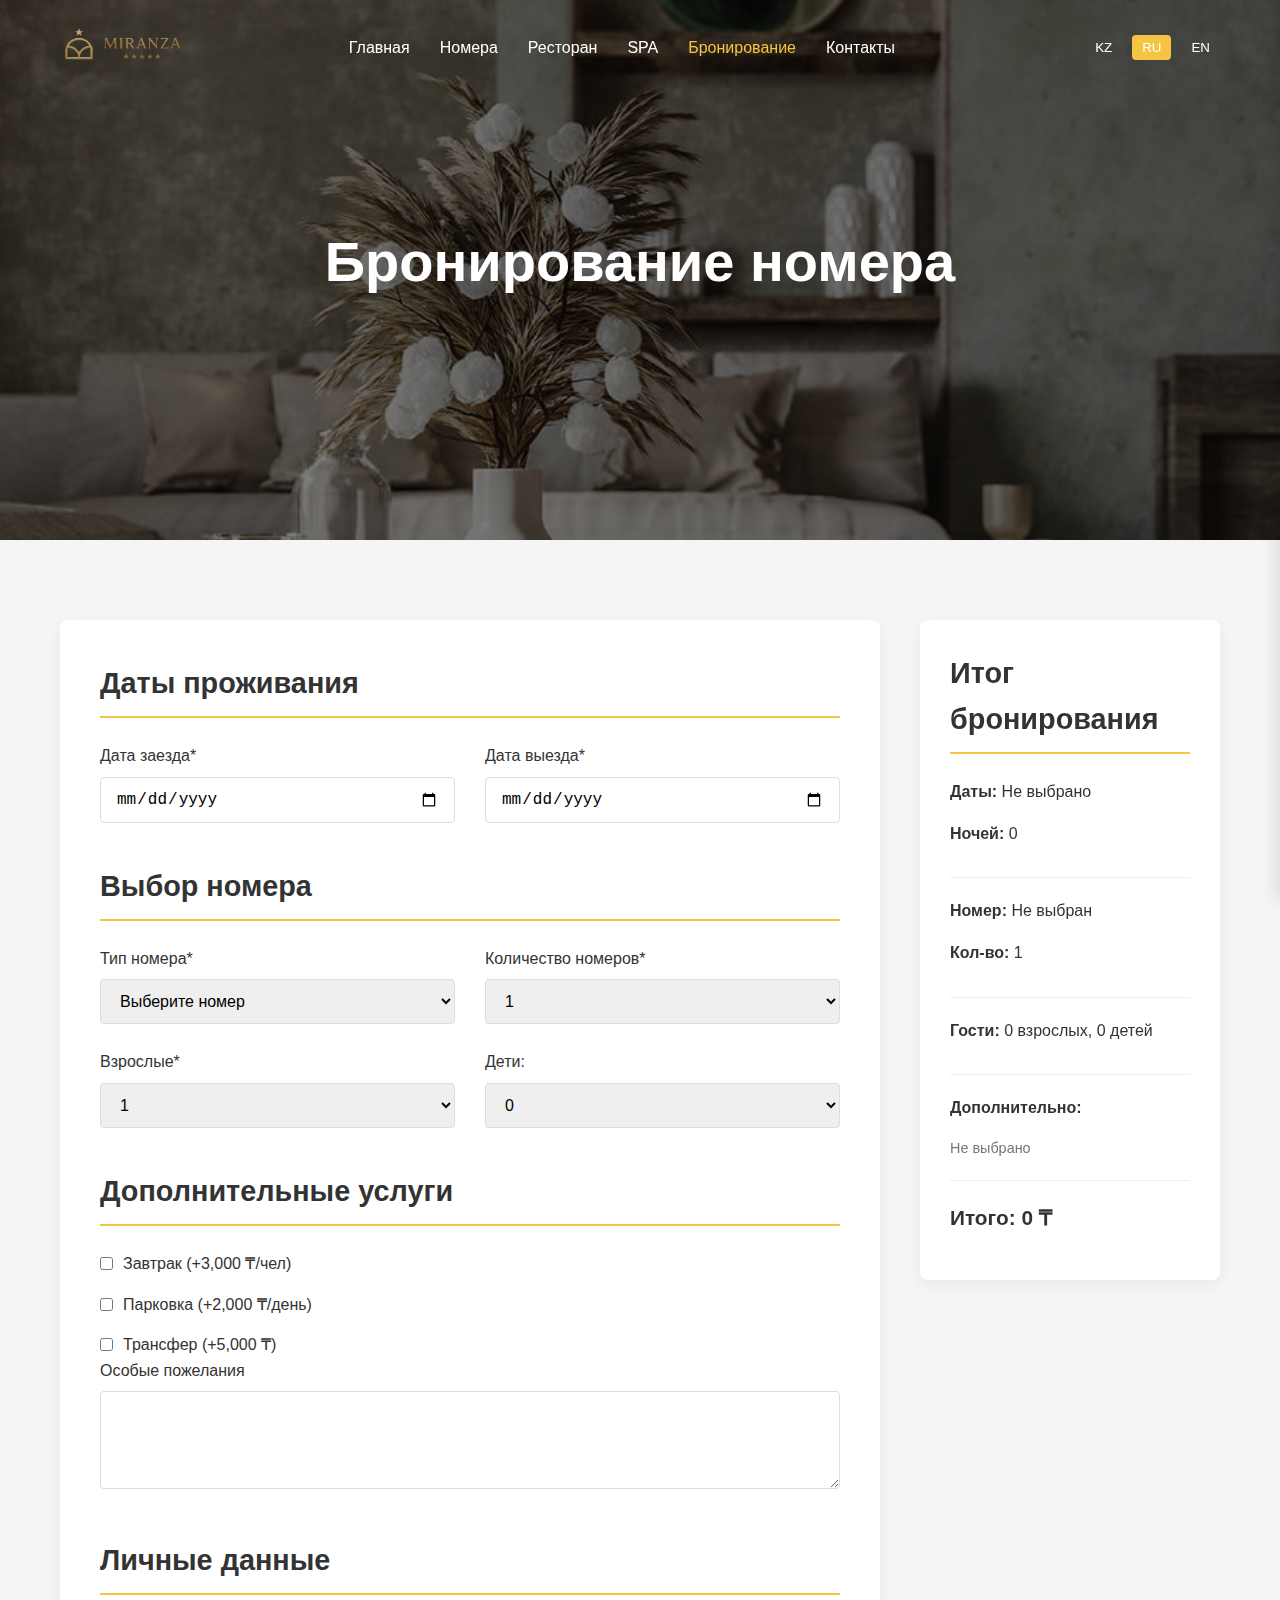
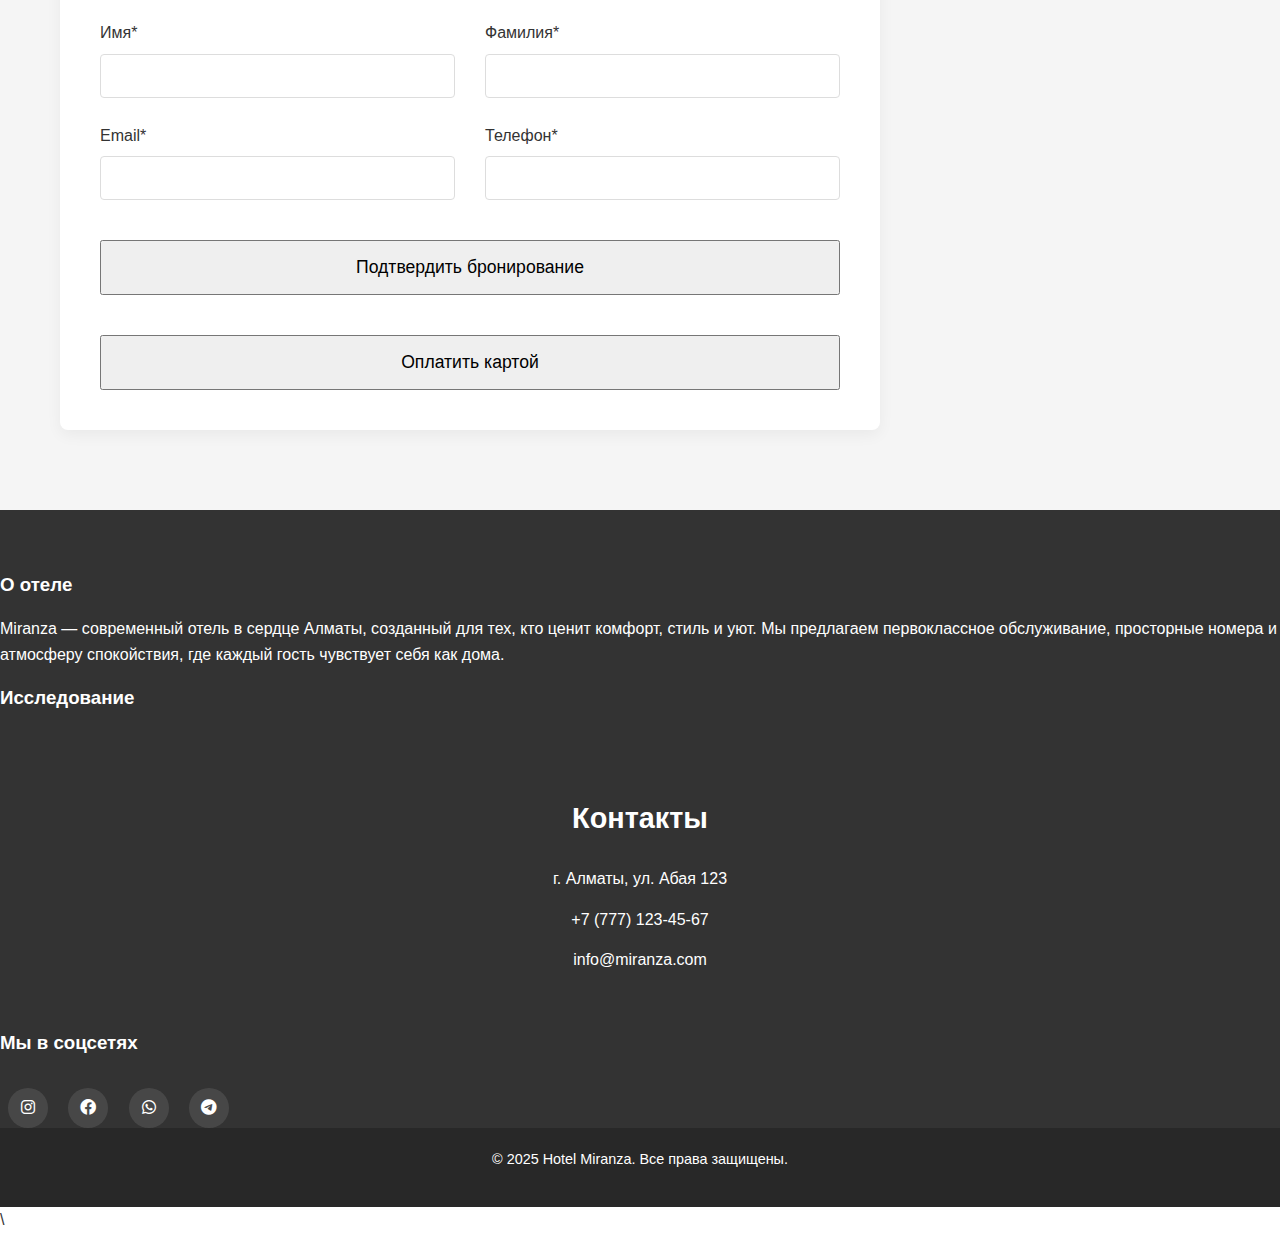
<file: booking.html>
<!DOCTYPE html>
<html lang="ru">
<head>
    <meta charset="UTF-8">
    <meta name="viewport" content="width=device-width, initial-scale=1.0">
    <title>Бронирование - Hotel Miranza</title>

    <link rel="icon" type="image/png" href="img/icons/miranza_logo.png">
    <link rel="shortcut icon" href="img/icons/miranza_logo.png">
    
    <link rel="stylesheet" href="css/style.css?v=4">
    <link rel="stylesheet" href="css/navbar.css?v=4">
    <link rel="stylesheet" href="css/booking.css">
    <link rel="stylesheet" href="css/footer.css?v=4">
    <link rel="stylesheet" href="https://cdnjs.cloudflare.com/ajax/libs/font-awesome/6.0.0/css/all.min.css">

    

</head>
<body>
    <header class="header">
        <div class="container header-inner">
            <a href="index.html" class="logo">
                <img src="img/icons/miranza_logo-Photoroom.png" alt="Hotel Miranza" class="logo-img">
            </a>
            <nav class="navbar">
                <a href="index.html" data-translate="nav_home">Главная</a>
                
                <a href="rooms.html" data-translate="nav_rooms">Номера</a>
                <a href="restaurant.html" data-translate="nav_restaurant">Ресторан</a>
                <a href="spa.html" data-translate="nav_spa">SPA</a>
                <a href="booking.html" data-translate="nav_booking" class="active">Бронирование</a>
                <a href="contact.html" data-translate="nav_contact">Контакты</a>
            </nav>
            <div class="language-switcher">
                <button class="lang" data-lang="kz">KZ</button>
                <button class="lang" data-lang="ru">RU</button>
                <button class="lang" data-lang="en">EN</button>
            </div>
            <div class="burger-menu">
                <span></span>
                <span></span>
                <span></span>
            </div>
        </div>
    </header>

    <section class="booking-hero">
    <h1 data-translate="booking_title">Бронирование номера</h1>
</section>

<section class="booking-form-section">
    <div class="container booking-container">
        <form class="detailed-booking-form" id="bookingForm" action="booking_process.php" method="POST">

            <div class="form-group">
                <h2 data-translate="booking_dates_title">Даты проживания</h2>
                <div class="form-row">
                    <div class="input-group">
                        <label for="checkIn" data-translate="checkin_label">Дата заезда*</label>
                        <input type="date" id="checkIn" name="checkIn" required>
                    </div>
                    <div class="input-group">
                        <label for="checkOut" data-translate="checkout_label">Дата выезда*</label>
                        <input type="date" id="checkOut" name="checkOut" required>
                    </div>
                </div>
            </div>

            <div class="form-group">
                <h2 data-translate="booking_room_title">Выбор номера</h2>
                <div class="form-row">
                    <div class="input-group">
                        <label for="roomType" data-translate="room_type_label">Тип номера*</label>
                        <select id="roomType" name="roomType" required>
                            <option value="" data-translate="room_select_placeholder">Выберите номер</option>
                            <option value="standard" data-translate="room_standard">Стандарт - 15,000 ₸/ночь</option>
                            <option value="comfort" data-translate="room_comfort">Комфорт - 25,000 ₸/ночь</option>
                            <option value="lux" data-translate="room_lux">Люкс - 45,000 ₸/ночь</option>
                        </select>
                    </div>
                    <div class="input-group">
                        <label for="roomCount" data-translate="room_count_label">Количество номеров*</label>
                        <select id="roomCount" name="roomCount" required>
                            <option value="1">1</option>
                            <option value="2">2</option>
                            <option value="3">3</option>
                            <option value="4">4</option>
                        </select>
                    </div>
                </div>
                <div class="form-row">
                    <div class="input-group">
                        <label for="adults" data-translate="adults_label*">Взрослые*</label>
                        <select id="adults" name="adults" required>
                            <option value="1">1</option>
                            <option value="2">2</option>
                            <option value="3">3</option>
                            <option value="4">4</option>
                        </select>
                    </div>
                    <div class="input-group">
                        <label for="children" data-translate="children_label">Дети</label>
                        <select id="children" name="children">
                            <option value="0">0</option>
                            <option value="1">1</option>
                            <option value="2">2</option>
                            <option value="3">3</option>
                        </select>
                    </div>
                </div>
            </div>

            <div class="form-group">
                <h2 data-translate="extras_title">Дополнительные услуги</h2>
               <div class="checkbox-group">
                <label>
  <input type="checkbox" name="extras[]" value="1" data-translate="extra_breakfast"> 
  <span data-translate="extra_breakfast_text">Завтрак (+3,000 ₸/чел)</span>
</label>
<label>
  <input type="checkbox" name="extras[]" value="2" data-translate="extra_parking"> 
  <span data-translate="extra_parking_text">Парковка (+2,000 ₸/день)</span>
</label>
<label>
  <input type="checkbox" name="extras[]" value="3" data-translate="extra_transfer"> 
  <span data-translate="extra_transfer_text">Трансфер (+5,000 ₸)</span>
</label>

</div>

                <div class="form-row">
                    <div class="input-group full-width">
                        <label for="specialRequests" data-translate="special_requests_label">Особые пожелания</label>
                        <textarea id="specialRequests" name="specialRequests" rows="4"></textarea>
                    </div>
                </div>
            </div>

            <div class="form-group">
                <h2 data-translate="personal_info_title">Личные данные</h2>
                <div class="form-row">
                    <div class="input-group">
                        <label for="firstName" data-translate="first_name_label">Имя*</label>
                        <input type="text" id="firstName" name="firstName" required>
                    </div>
                    <div class="input-group">
                        <label for="lastName" data-translate="last_name_label">Фамилия*</label>
                        <input type="text" id="lastName" name="lastName" required>
                    </div>
                </div>
                <div class="form-row">
                    <div class="input-group">
                        <label for="email" data-translate="email_label">Email*</label>
                        <input type="email" id="email" name="email" required>
                    </div>
                    <div class="input-group">
                        <label for="phone" data-translate="phone_label">Телефон*</label>
                        <input type="tel" id="phone" name="phone" required>
                    </div>
                </div>
            </div>

            <div class="form-group">
                <button type="submit" class="submit-booking-btn" data-translate="submit_booking_btn">Подтвердить бронирование</button>
               

            </div>
            <button id="pay" type="button" class="submit-booking-btn">
                Оплатить картой
            </button>


        </form>

        <div class="booking-summary" id="bookingSummary">
            <h2 data-translate="summary_title">Итог бронирования</h2>
            <div class="summary-content">
                <div class="summary-dates">
                    <p><strong data-translate="summary_dates_label">Даты:</strong> <span id="summaryDates" data-translate="summary_dates_value">Не выбрано</span></p>
                    <p><strong data-translate="summary_nights_label">Ночей:</strong> <span id="summaryNights">0</span></p>
                </div>
                <div class="summary-room">
                    <p><strong data-translate="summary_room_label">Номер:</strong> <span id="summaryRoom" data-translate="summary_room_value">Не выбран</span></p>
                    <p><strong data-translate="summary_room_count_label">Кол-во:</strong> <span id="summaryRoomCount">1</span></p>
                </div>
                <div class="summary-guests">
                    <p><strong data-translate="summary_guests_label">Гости:</strong> <span id="summaryGuests" data-translate="summary_guests_value">0 взрослых, 0 детей</span></p>
                </div>
                <div class="summary-extras">
                    <p><strong data-translate="summary_extras_label">Дополнительно:</strong></p>
                    <ul id="summaryExtras">
                        <li data-translate="summary_extras_value">Не выбрано</li>
                    </ul>
                </div>
                <div class="summary-total">
                    <p><strong data-translate="summary_total_label">Итого:</strong> <span id="summaryTotal">0 ₸</span></p>
                </div>
            </div>
        </div>
    </div>
</section>

    
    <footer class="footer">
  <div class="footer-container">

    <div class="footer-about">
      <h3 data-translate="about_title">О отеле</h3>
      <p data-translate="about_text">
        Miranza — современный отель в сердце Алматы, созданный для тех, кто ценит комфорт, стиль и уют.
        Мы предлагаем первоклассное обслуживание, просторные номера и атмосферу спокойствия,
        где каждый гость чувствует себя как дома.
      </p>
    </div>

    <div class="footer-links">
      <h3 data-translate="explore_title">Исследование</h3>
      <nav class="footer-nav">
        <a href="index.html" data-translate="nav_home">Главная</a>
        
        <a href="rooms.html" data-translate="nav_rooms">Номера</a>
        <a href="spa.html" data-translate="nav_spa">SPA</a>
        <a href="booking.html" data-translate="nav_booking">Бронирование</a>
        <a href="contact.html" data-translate="nav_contact">Контакты</a>
      </nav>
    </div>

    <div class="contact-info">
      <h3 data-translate="contacts_title">Контакты</h3>
        <div class="contact-links">
          <p data-translate="contacts_address"><i class="fas fa-map-marker-alt"></i> г. Алматы, ул. Абая 123</p>
          <p data-translate="contacts_phone"><i class="fas fa-phone"></i> +7 (777) 123-45-67</p>
          <p data-translate="contacts_email"><i class="fas fa-envelope"></i> info@miranza.com</p>
        </div>
    </div>

    <!-- НОВАЯ КОЛОНКА соцсетей -->
    <div class="footer-social">
      <h3 data-translate="social_title">Мы в соцсетях</h3>
      <div class="social-links">
        <a href="#"><i class="fab fa-instagram"></i></a>
        <a href="#"><i class="fab fa-facebook"></i></a>
        <a href="#"><i class="fab fa-whatsapp"></i></a>
        <a href="#"><i class="fab fa-telegram"></i></a>
      </div>
    </div>

  </div>

  <div class="copyright">
    <p data-translate="footer_copy">&copy; 2025 Hotel Miranza. Все права защищены.</p>
  </div>
</footer>

     <script src="https://widget.cloudpayments.ru/bundles/cloudpayments"></script>
<script src="js/booking.js?v=4"></script>


    <script src="js/main.js?v=4"></script>
    <script src="js/navbar.js?v=4"></script>  \
    <script src="js/booking_data.js"></script>
    <script src="js/lang.js?v=4"></script>

</body>
</html>
</file>
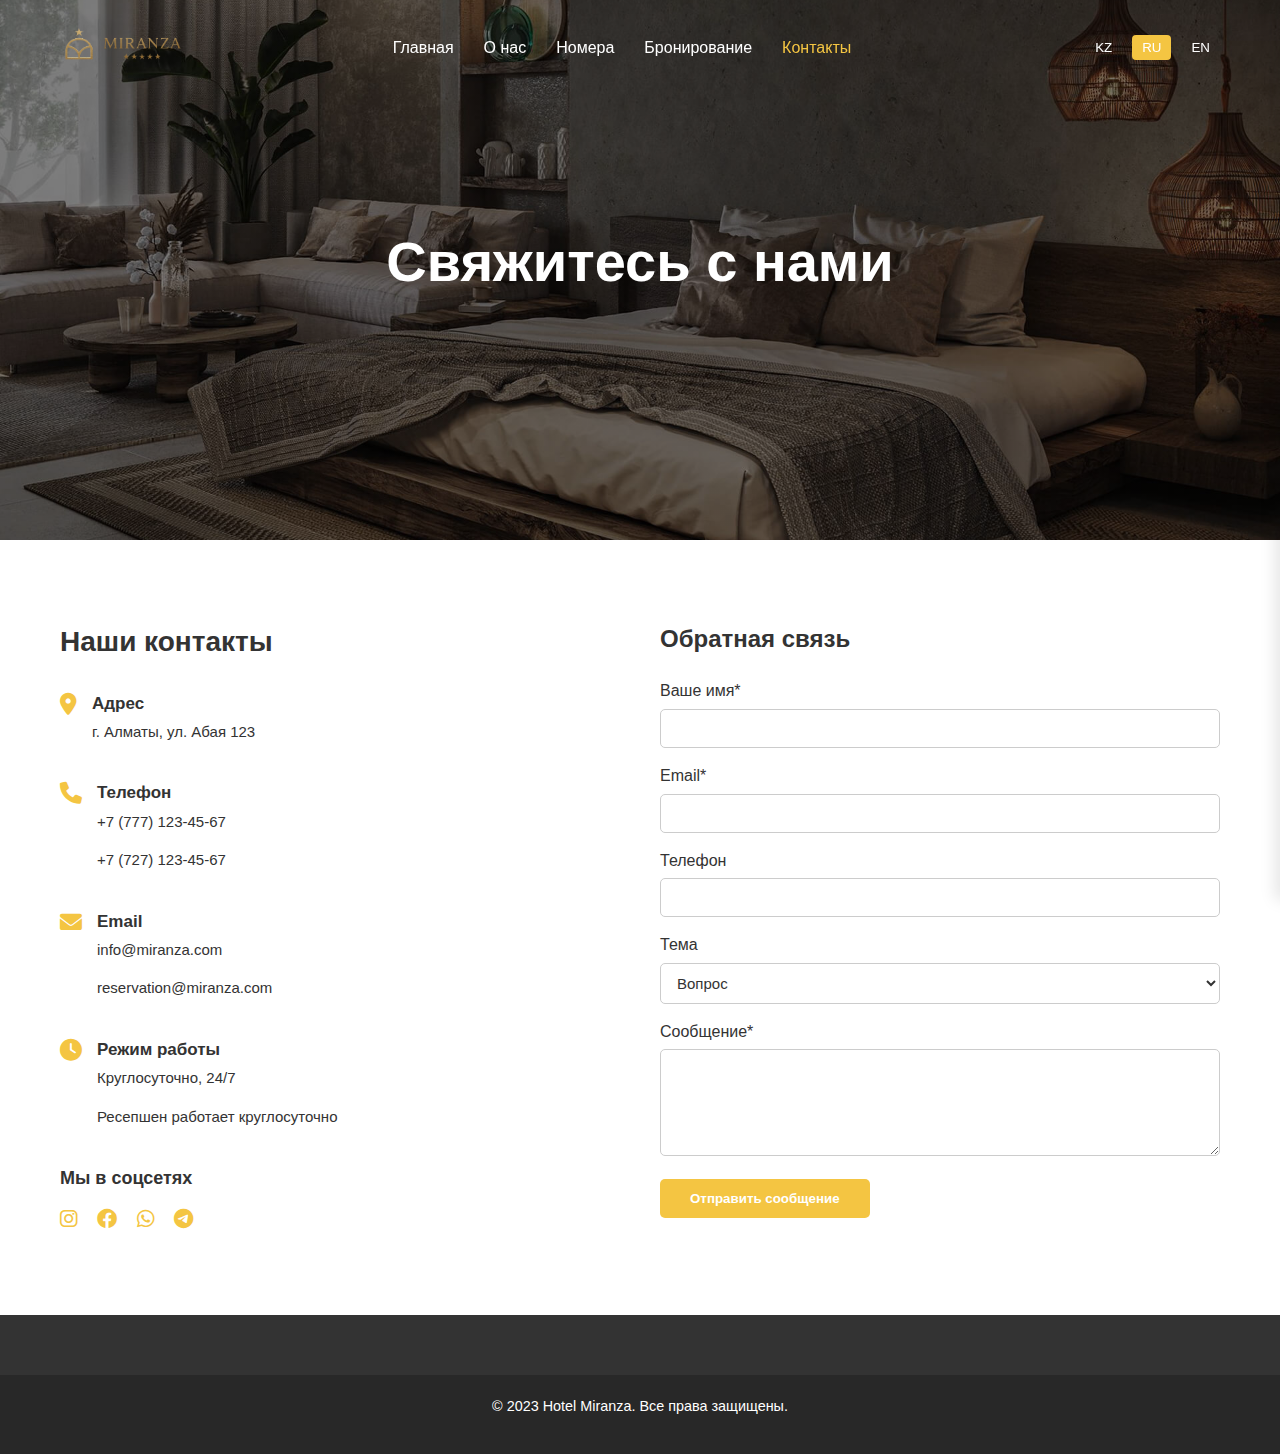
<file: contact.html>
<!DOCTYPE html>
<html lang="ru">
<head>
    <meta charset="UTF-8">
    <meta name="viewport" content="width=device-width, initial-scale=1.0">
    <title>Контакты - Hotel Miranza</title>
    <link rel="stylesheet" href="css/style.css">
    <link rel="stylesheet" href="css/navbar.css">
    <link rel="stylesheet" href="css/contact.css">
    <link rel="stylesheet" href="css/footer.css">
    <link rel="stylesheet" href="https://cdnjs.cloudflare.com/ajax/libs/font-awesome/6.0.0/css/all.min.css">
</head>
<body>
    <header class="header">
        <div class="container header-inner">
            <a href="index.html" class="logo">
                <img src="img/icons/miranza_logo-Photoroom.png" alt="Hotel Miranza" class="logo-img">
            </a>
            <nav class="navbar">
                <a href="index.html">Главная</a>
                <a href="about.html">О нас</a>
                <a href="rooms.html">Номера</a>
                <a href="booking.html">Бронирование</a>
                <a href="contact.html" class="active">Контакты</a>
            </nav>
            <div class="language-switcher">
                <button>KZ</button>
                <button class="active">RU</button>
                <button>EN</button>
            </div>
            <div class="burger-menu">
                <span></span>
                <span></span>
                <span></span>
            </div>
        </div>
    </header>

    <section class="contact-hero">
        <h1>Свяжитесь с нами</h1>
    </section>

    <section class="miranza-contacts">
  <div class="container">
    <div class="miranza-row">

      <div class="miranza-info">
        <h2>Наши контакты</h2>

        <div class="miranza-item">
          <i class="fas fa-map-marker-alt"></i>
          <div>
            <h3>Адрес</h3>
            <p>г. Алматы, ул. Абая 123</p>
          </div>
        </div>

        <div class="miranza-item">
          <i class="fas fa-phone"></i>
          <div>
            <h3>Телефон</h3>
            <p>+7 (777) 123-45-67</p>
            <p>+7 (727) 123-45-67</p>
          </div>
        </div>

        <div class="miranza-item">
          <i class="fas fa-envelope"></i>
          <div>
            <h3>Email</h3>
            <p>info@miranza.com</p>
            <p>reservation@miranza.com</p>
          </div>
        </div>

        <div class="miranza-item">
          <i class="fas fa-clock"></i>
          <div>
            <h3>Режим работы</h3>
            <p>Круглосуточно, 24/7</p>
            <p>Ресепшен работает круглосуточно</p>
          </div>
        </div>

        <div class="miranza-social">
          <h3>Мы в соцсетях</h3>
          <div class="miranza-icons">
            <a href="#"><i class="fab fa-instagram"></i></a>
            <a href="#"><i class="fab fa-facebook"></i></a>
            <a href="#"><i class="fab fa-whatsapp"></i></a>
            <a href="#"><i class="fab fa-telegram"></i></a>
          </div>
        </div>
      </div>

      <div class="miranza-form">
        <h2>Обратная связь</h2>
        <form id="contactForm">
          <div class="miranza-group">
            <label for="contactName">Ваше имя*</label>
            <input type="text" id="contactName" name="contactName" required>
          </div>
          <div class="miranza-group">
            <label for="contactEmail">Email*</label>
            <input type="email" id="contactEmail" name="contactEmail" required>
          </div>
          <div class="miranza-group">
            <label for="contactPhone">Телефон</label>
            <input type="tel" id="contactPhone" name="contactPhone">
          </div>
          <div class="miranza-group">
            <label for="contactSubject">Тема</label>
            <select id="contactSubject" name="contactSubject">
              <option value="question">Вопрос</option>
              <option value="feedback">Отзыв</option>
              <option value="complaint">Жалоба</option>
              <option value="partnership">Сотрудничество</option>
            </select>
          </div>
          <div class="miranza-group">
            <label for="contactMessage">Сообщение*</label>
            <textarea id="contactMessage" name="contactMessage" rows="5" required></textarea>
          </div>
          <button type="submit" class="miranza-submit">Отправить сообщение</button>
        </form>
      </div>

    </div>
  </div>
</section>



    <footer class="footer">
        <div class="copyright">
            <p>&copy; 2023 Hotel Miranza. Все права защищены.</p>
        </div>
    </footer>

    <script src="js/main.js"></script>
    <script src="js/navbar.js"></script>
</body>
</html>
</file>
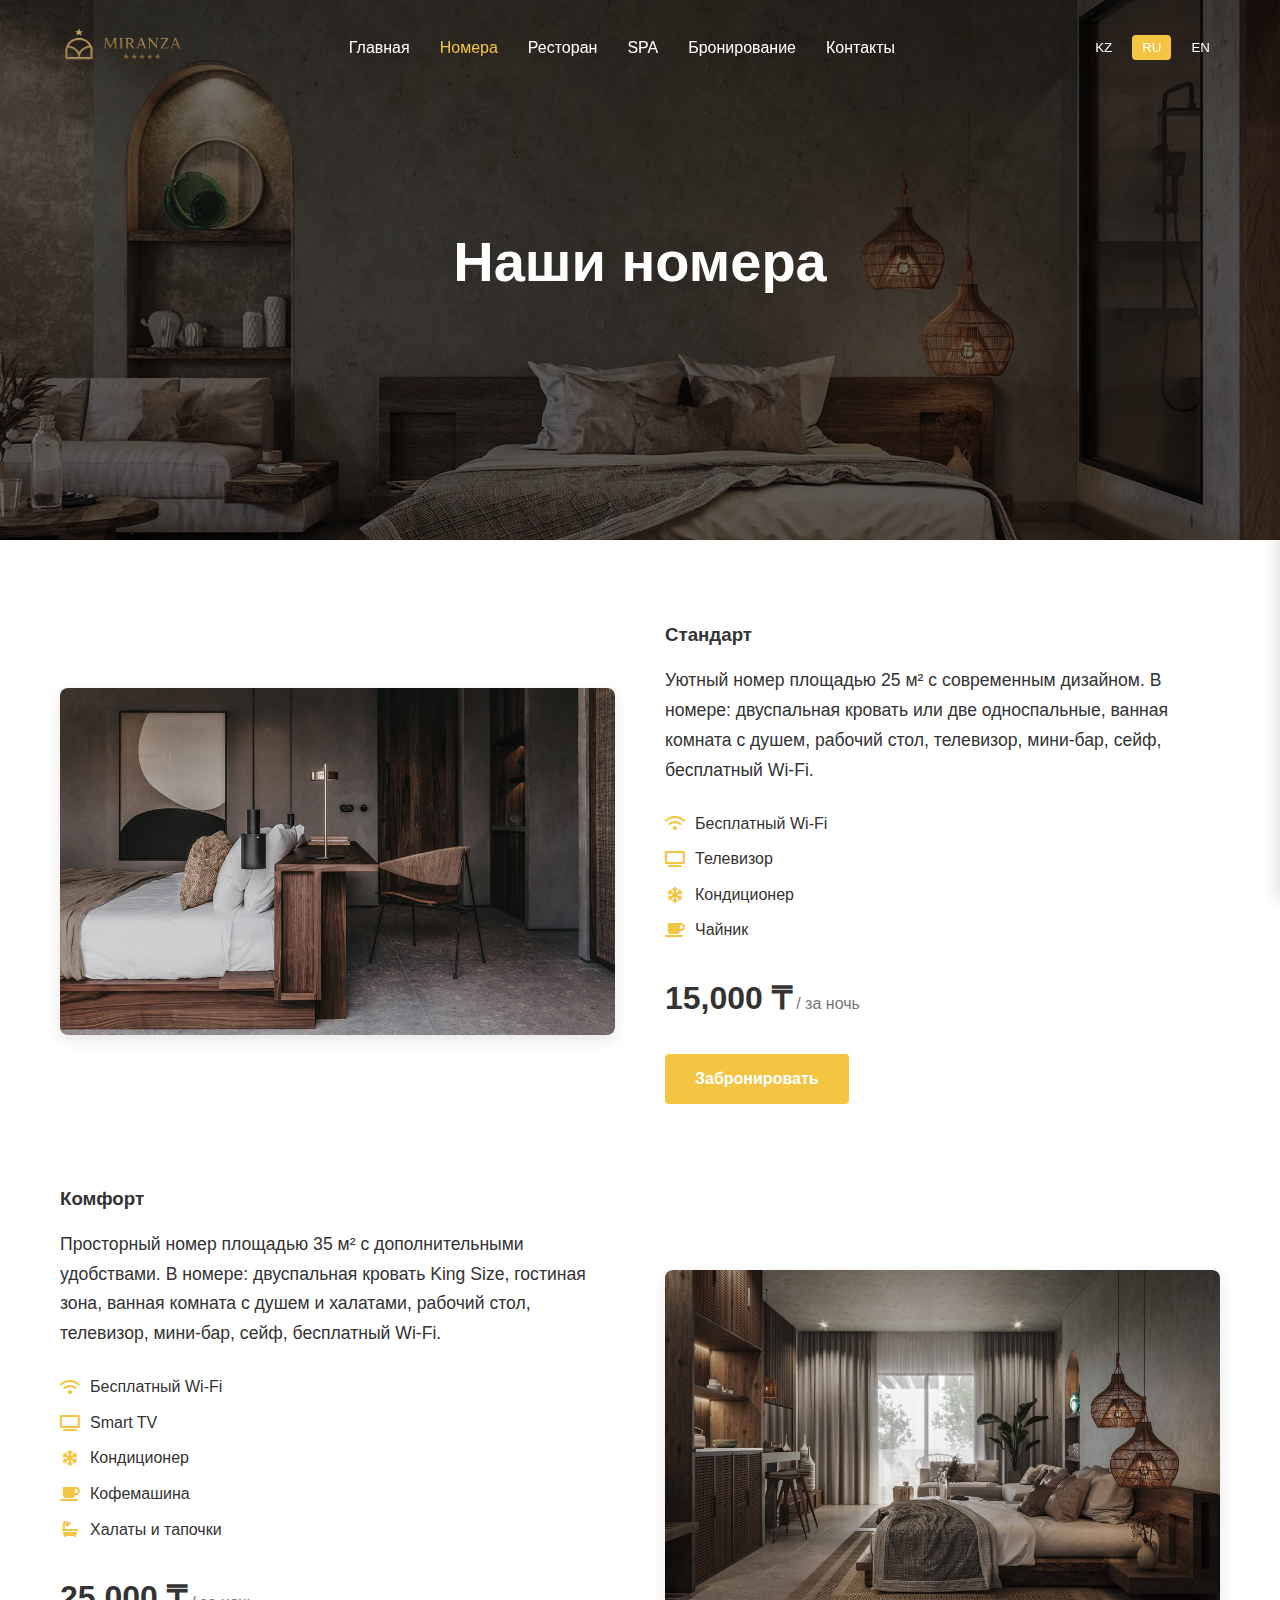
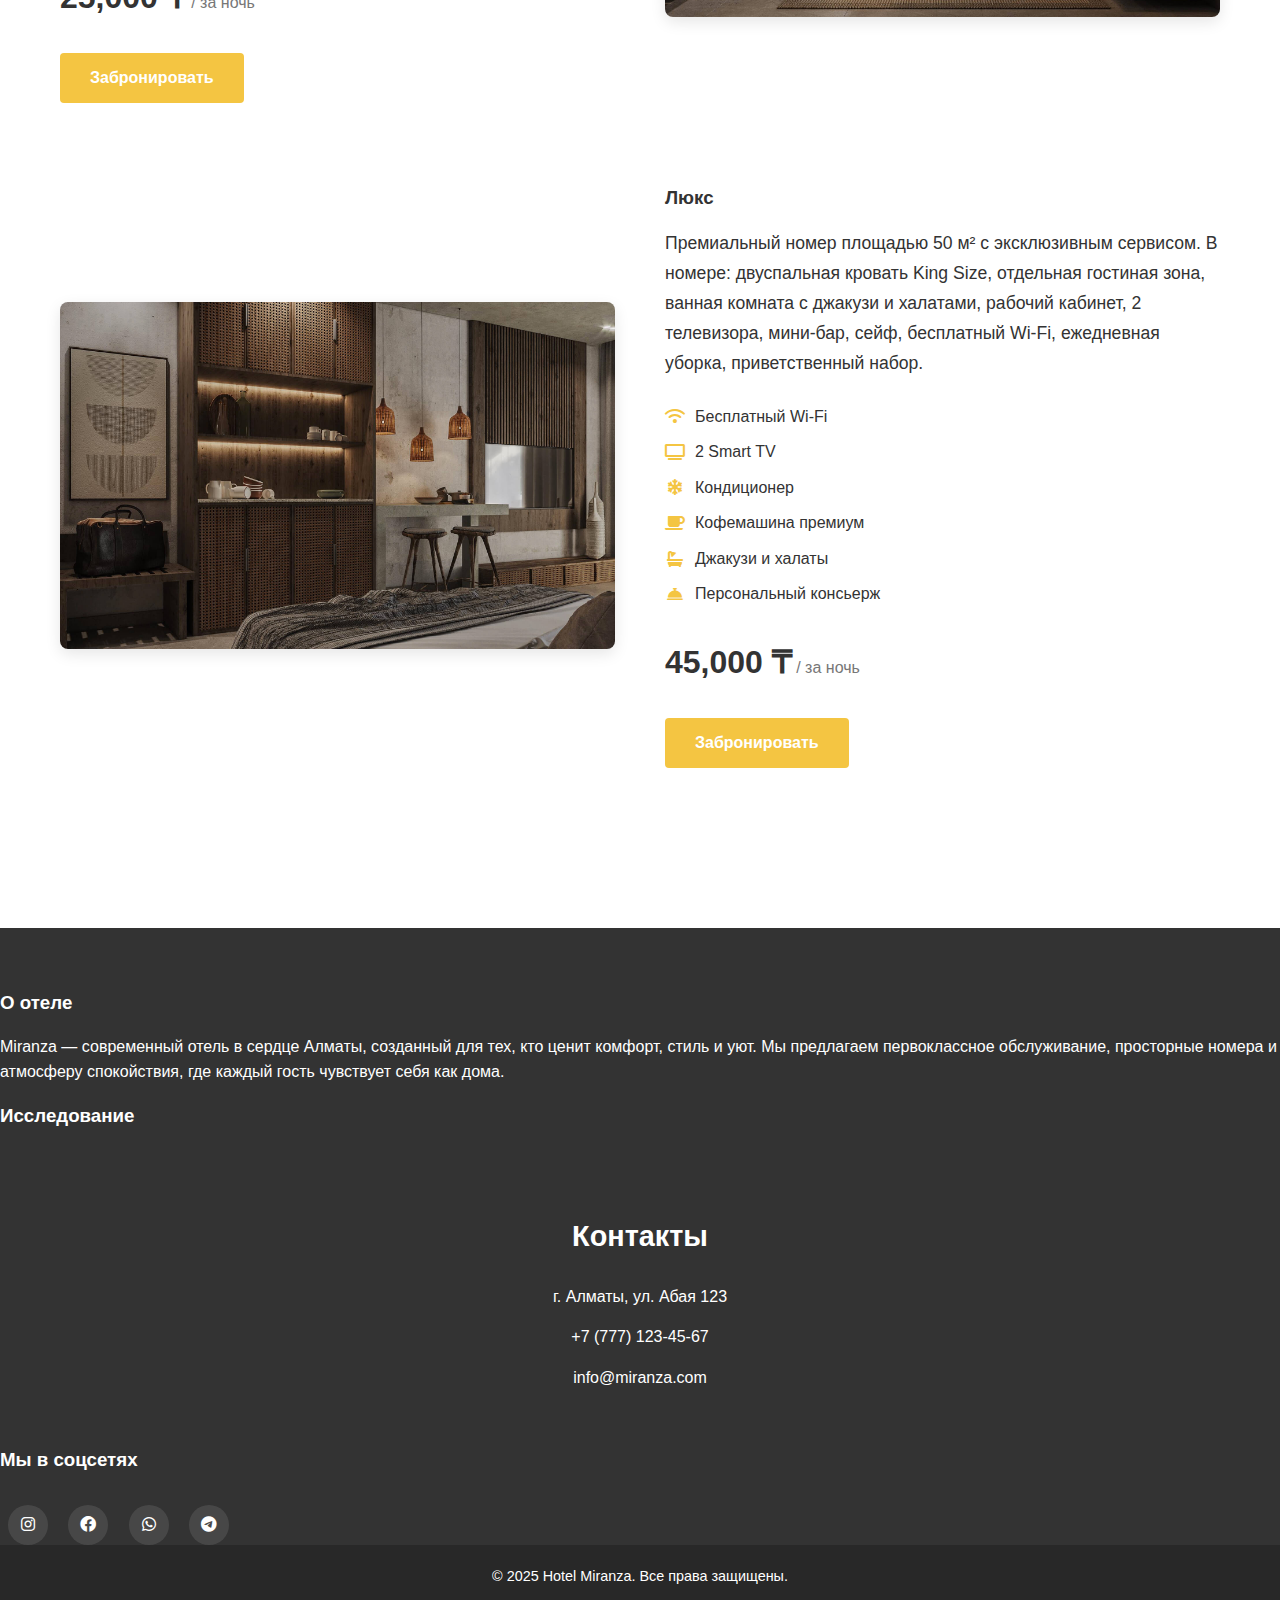
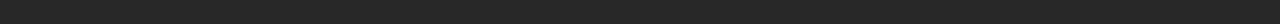
<file: rooms.html>
<!DOCTYPE html>
<html lang="ru">
<head>
    <meta charset="UTF-8">
    <meta name="viewport" content="width=device-width, initial-scale=1.0">
    <title>Номера - Hotel Miranza</title>

    <link rel="icon" type="image/png" href="img/icons/miranza_logo.png">
    <link rel="shortcut icon" href="img/icons/miranza_logo.png">

    <link rel="stylesheet" href="css/style.css?v=4">
    <link rel="stylesheet" href="css/navbar.css?v=4">
    <link rel="stylesheet" href="css/rooms.css">
    <link rel="stylesheet" href="css/footer.css?v=4">
    <link rel="stylesheet" href="https://cdnjs.cloudflare.com/ajax/libs/font-awesome/6.0.0/css/all.min.css">
</head>
<body>
    <header class="header">
        <div class="container header-inner">
            <a href="index.html" class="logo">
                <img src="img/icons/miranza_logo-Photoroom.png" alt="Hotel Miranza" class="logo-img">
            </a>
            <nav class="navbar">
                <a href="index.html" data-translate="nav_home">Главная</a>
                
                <a href="rooms.html" data-translate="nav_rooms" class="active">Номера</a>
                <a href="restaurant.html" data-translate="nav_restaurant">Ресторан</a>
                <a href="spa.html" data-translate="nav_spa">SPA</a>
                <a href="booking.html" data-translate="nav_booking">Бронирование</a>
                <a href="contact.html" data-translate="nav_contact">Контакты</a>
            </nav>
            <div class="language-switcher">
                <button class="lang" data-lang="kz">KZ</button>
                <button class="lang" data-lang="ru">RU</button>
                <button class="lang" data-lang="en">EN</button>
            </div>
            <div class="burger-menu">
                <span></span>
                <span></span>
                <span></span>
            </div>
        </div>
    </header>

    <section class="rooms-hero">
        <h1 data-translate="rooms_title">Наши номера</h1>
    </section>

    <section class="room-types">
        <div class="container">

            <div class="room-detail">
                <div class="room-image">
                    <img src="img/rooms/standard.jpg" alt="Стандарт">
                </div>
                <div class="room-description">
                    <h3 data-translate="standard_title">Стандарт</h3>
                    <p data-translate="room_standard_desc">
Уютный номер площадью 25 м² с современным дизайном. В номере: двуспальная кровать или две односпальные, ванная комната с душем, рабочий стол, телевизор, мини-бар, сейф, бесплатный Wi-Fi.
</p>
                    <ul class="room-amenities">
                        <li><i class="fas fa-wifi"></i> <span data-translate="amenity_wifi">Бесплатный Wi-Fi</span></li>
<li><i class="fas fa-tv"></i> <span data-translate="amenity_tv">Телевизор</span></li>
<li><i class="fas fa-snowflake"></i> <span data-translate="amenity_ac">Кондиционер</span></li>
<li><i class="fas fa-coffee"></i> <span data-translate="amenity_kettle">Чайник</span></li>

                    </ul>
                    <div class="room-price">
                        <span class="price" data-translate="room_standard_price">15,000 ₸</span>
                        <span class="per-night" data-translate="per_night">/ за ночь</span>
                    </div>
                    <a href="booking.html?room=standard" class="book-now-btn" data-translate="book_now">Забронировать</a>


                </div>
            </div>

            <div class="room-detail reverse">
                <div class="room-image">
                    <img src="img/rooms/comfort.jpg" alt="Комфорт">
                </div>
                <div class="room-description">
                    <h3 data-translate="comfort_title">Комфорт</h3>
                    <p>Просторный номер площадью 35 м² с дополнительными удобствами. В номере: двуспальная кровать King Size, гостиная зона, ванная комната с душем и халатами, рабочий стол, телевизор, мини-бар, сейф, бесплатный Wi-Fi.</p>
                    <ul class="room-amenities">
                         <li><i class="fas fa-wifi"></i> <span data-translate="amenity_wifi">Бесплатный Wi-Fi</span></li>
<li><i class="fas fa-tv"></i> <span data-translate="amenity_tv1">Smart TV</span></li>
<li><i class="fas fa-snowflake"></i> <span data-translate="amenity_ac1">Кондиционер</span></li>
<li><i class="fas fa-coffee"></i> <span data-translate="amenity_coffee1">Кофемашина</span></li>
<li><i class="fas fa-bath"></i> <span data-translate="amenity_bath1">Халаты и тапочки</span></li>
                    </ul>
                    <div class="room-price">
                        <span class="price" data-translate="room_comfort_price">25,000 ₸</span>

                        <span class="per-night" data-translate="per_night">/ за ночь</span>
                    </div>
                    <a href="booking.html?room=comfort" class="book-now-btn" data-translate="book_now">Забронировать</a>


                </div>
            </div>

            <div class="room-detail">
                <div class="room-image">
                    <img src="img/rooms/lux.jpg" alt="Люкс">
                </div>
                <div class="room-description">
                    <h3 data-translate="lux_title">Люкс</h3>
                    <p data-translate="room_lux_desc">
Премиальный номер площадью 50 м² с эксклюзивным сервисом. В номере: двуспальная кровать King Size, отдельная гостиная зона, ванная комната с джакузи и халатами, рабочий кабинет, 2 телевизора, мини-бар, сейф, бесплатный Wi-Fi, ежедневная уборка, приветственный набор.
</p>
                    <ul class="room-amenities">
                        <li><i class="fas fa-wifi"></i> <span data-translate="amenity_wifi2">Бесплатный Wi-Fi</span></li>
<li><i class="fas fa-tv"></i> <span data-translate="amenity_tv2">2 Smart TV</span></li>
<li><i class="fas fa-snowflake"></i> <span data-translate="amenity_ac2">Кондиционер</span></li>
<li><i class="fas fa-coffee"></i> <span data-translate="amenity_coffee2">Кофемашина премиум</span></li>
<li><i class="fas fa-bath"></i> <span data-translate="amenity_bath2">Джакузи и халаты</span></li>
<li><i class="fas fa-concierge-bell"></i> <span data-translate="amenity_concierge">Персональный консьерж</span></li>
                    </ul>
                    <div class="room-price">
                            <span class="price" data-translate="room_lux_price">45,000 ₸</span>

                        <span class="per-night" data-translate="per_night">/ за ночь</span>
                    </div>
                    <a href="booking.html?room=lux" class="book-now-btn" data-translate="book_now">Забронировать</a>

                </div>
            </div>
        </div>
    </section>    
  

<footer class="footer">
  <div class="footer-container">

    <div class="footer-about">
      <h3 data-translate="about_title">О отеле</h3>
      <p data-translate="about_text">
        Miranza — современный отель в сердце Алматы, созданный для тех, кто ценит комфорт, стиль и уют.
        Мы предлагаем первоклассное обслуживание, просторные номера и атмосферу спокойствия,
        где каждый гость чувствует себя как дома.
      </p>
    </div>

    <div class="footer-links">
      <h3 data-translate="explore_title">Исследование</h3>
      <nav class="footer-nav">
        <a href="index.html" data-translate="nav_home">Главная</a>
        
        <a href="rooms.html" data-translate="nav_rooms">Номера</a>
        <a href="spa.html" data-translate="nav_spa">SPA</a>
        <a href="booking.html" data-translate="nav_booking">Бронирование</a>
        <a href="contact.html" data-translate="nav_contact">Контакты</a>
      </nav>
    </div>

    <div class="contact-info">
      <h3 data-translate="contacts_title">Контакты</h3>
        <div class="contact-links">
          <p data-translate="contacts_address"><i class="fas fa-map-marker-alt"></i> г. Алматы, ул. Абая 123</p>
          <p data-translate="contacts_phone"><i class="fas fa-phone"></i> +7 (777) 123-45-67</p>
          <p data-translate="contacts_email"><i class="fas fa-envelope"></i> info@miranza.com</p>
        </div>
    </div>

    <!-- НОВАЯ КОЛОНКА соцсетей -->
    <div class="footer-social">
      <h3 data-translate="social_title">Мы в соцсетях</h3>
      <div class="social-links">
        <a href="#"><i class="fab fa-instagram"></i></a>
        <a href="#"><i class="fab fa-facebook"></i></a>
        <a href="#"><i class="fab fa-whatsapp"></i></a>
        <a href="#"><i class="fab fa-telegram"></i></a>
      </div>
    </div>

  </div>

  <div class="copyright">
    <p data-translate="footer_copy">&copy; 2025 Hotel Miranza. Все права защищены.</p>
  </div>
</footer>

    <script src="js/main.js?v=4"></script>
    <script src="js/navbar.js?v=4"></script>
    <script src="js/lang.js?v=4"></script>
</body>
</html>
</file>
<file: css/style.css>
/* Основные стили */
:root {
    --primary-color: #f4c542;
    --secondary-color: #333;
    --background-color: #fff;
    --text-color: #333;
    --light-gray: #f5f5f5;
    --dark-gray: #777;
    --transition: all 0.3s ease;
}

* {
    margin: 0;
    padding: 0;
    box-sizing: border-box;
}

body {
    font-family: 'Montserrat', Arial, sans-serif;
    color: var(--text-color);
    background-color: var(--background-color);
    line-height: 1.6;
    
}

h1, h2, h3, h4, h5, h6 {
    font-weight: 700;
    margin-bottom: 1rem;
}

p {
    margin-bottom: 1rem;
}

a {
    color: var(--secondary-color);
    text-decoration: none;
    transition: var(--transition);
}

a:hover {
    color: var(--primary-color);
}

img {
    max-width: 100%;
    height: auto;
}

.container {
    width: 100%;
    max-width: 1200px;
    margin: 0 auto;
    padding: 0 20px;
}

section {
    padding: 80px 0;
}

.btn {
    display: inline-block;
    padding: 12px 30px;
    background-color: var(--primary-color);
    color: #fff;
    border: none;
    border-radius: 4px;
    cursor: pointer;
    transition: var(--transition);
    font-weight: 600;
    text-align: center;
}

.btn:hover {
    background-color: #e0b030;
    color: #fff;
    transform: translateY(-2px);
}

.section-title {
    text-align: center;
    margin-bottom: 50px;
    font-size: 2.5rem;
    position: relative;
    color: var(--secondary-color);
}

.section-title::after {
    content: '';
    display: block;
    width: 80px;
    height: 4px;
    background-color: var(--primary-color);
    margin: 15px auto 0;
}

[data-translate] {
  visibility: hidden; /* скрываем текст пока не применится перевод */
}

/* Общие стили для всех страниц */
.hero {
    height: 80vh;
    background: linear-gradient(rgba(0, 0, 0, 0.5), rgba(0, 0, 0, 0.5)), url('../img/hotel-bg.jpg') no-repeat center center/cover;
    display: flex;
    align-items: center;
    justify-content: center;
    color: white;
    text-align: center;
    position: relative;
}
.hero .container {
    display: flex;
    flex-direction: column;
    align-items: center;   /* горизонтальное центрирование */
    justify-content: center; /* вертикальное центрирование */
    width: 100%;
    max-width: 900px;
    padding: 0 20px;
}


.hero h1 {
    font-size: 3.5rem;
    margin-bottom: 20px;
}

.hero p {
    font-size: 1.2rem;
    max-width: 700px;
    margin: 0 auto 30px;
}

/*Booking boks*/
   .title {
    color: #fff;
    font-size: 26px;
    margin-bottom: 20px;
    text-align: center;
    letter-spacing: 1px;
  }

  /* Форма бронирования */
  .title {
    color: #fff;
    font-size: 26px;
    margin-bottom: 20px;
    text-align: center;
    letter-spacing: 1px;
  }

  /* Форма бронирования */
  .booking_form {
    display: grid;
    grid-template-columns: 1.2fr 0.8fr 0.8fr 0.8fr 0.8fr;
    background: #fff;
    padding: 5px;
    border-radius: 4px;
    box-shadow: 0 0 25px rgba(0, 0, 0, 0.3);
    gap: 15px;
    max-width: 900px;
    width: 100%;
    box-sizing: border-box;
  }

  /* Группы полей */
  .booking_form .form-group {
  display: flex;
  align-items: center;
  gap: 6px;
  position: relative;
  padding: 0px; /* чтобы палочка не прилипала */
}

  .booking_form .form-group:not(.no-line)::after {
  content: "";
  position: static;
  top: 0;
  right: 0;
  width: 1px;
  height: 90%;
  background: #ccc;
}

  /* Надписи рядом с инпутами */
  .booking_form label {
    font-size: 14px;
    color: #333;
    white-space: nowrap;
  }

  /* Поля ввода */
  .booking_form input {
    padding: 15px;
    font-size: 14px;
    border: 1px;
    outline: none;
    color: #333;
    background: #fff;
    width: 100%;
    border-radius: 4px;
    box-sizing: border-box;
  }

  /* Кнопка */
  .booking_form button {
    background: #d6a727;
    color: #fff;
    border: none;
    padding: 15px;
    cursor: pointer;
    font-size: 14px;
    border-radius: 4px;
    transition: 0.3s;
    width: 100%;
  }

  .booking_form button:hover {
    background: #423c2a;
  }
  
  /*отзывы*/
  .reviews-section {
  background: #f8f8f8;
  padding: 80px 0;
  text-align: center;
}

.room-container {
  display: grid;
  grid-template-columns: 250px 1fr; /* Левая колонка фиксирована, правая растягивается */
  gap: 20px;
}

.rooms-info {
  position: sticky; /* Фиксируем слева при скролле */
  top: 20px;
  background: #f5f5f5;
  border-radius: 10px;
  height: fit-content;
}

.rooms-carousel {
  display: flex;
  overflow-x: auto; /* Горизонтальный скролл */
  gap: 20px;
  scroll-behavior: smooth;
}

.rooms-carousel::-webkit-scrollbar {
  height: 8px; /* размер горизонтального скролла */
}

.rooms-carousel::-webkit-scrollbar-thumb {
  background-color: #888;
  border-radius: 4px;
}



.reviews-section h2 {
  color: var(--secondary-color);
  font-size: 2.2rem;
  margin-bottom: 40px;
}

/* Контейнер для слайдов */
.reviews-carousel {
  display: flex;
  overflow: hidden;
  position: relative;
  width: 100%;
  max-width: 800px;
  margin: 0 auto;
}

/* Лента слайдов */
.reviews-track {
  display: flex;
  transition: transform 0.6s ease;
  width: 100%;
}
/*новости*/

/* Каждый отзыв */
.review-card {
  flex: 0 0 100%;
  background: #fff;
  padding: 30px 20px;
  border-radius: 12px;
  box-shadow: 0 0 15px rgba(0, 0, 0, 0.1);
  box-sizing: border-box;
}

.review-text {
  font-size: 1.1rem;
  color: #444;
  margin-bottom: 15px;
  line-height: 1.6;
}

.review-author {
  font-weight: 600;
  color: #d6a727;
}

/* Точки навигации */
.carousel-dots {
  display: flex;
  justify-content: center;
  gap: 10px;
  margin-top: 25px;
}

.dot {
  width: 12px;
  height: 12px;
  background: #ccc;
  border-radius: 50%;
  cursor: pointer;
  transition: background 0.3s ease;
}

.dot.active {
  background: #d6a727;
}
.c-scroll-top {
    position: fixed;
    bottom: 20px;
    right: 20px;
    z-index: 999;
    display: none; /* скрываем по умолчанию */
}

.c-button {
    position: relative;
    background: #fff;
    border: none; /* убираем бордер */
    border-radius: 50%;
    width: 50px;
    height: 50px;
    display: flex;
    align-items: center;
    justify-content: center;
    cursor: pointer;
    box-shadow: 0 4px 10px rgba(0,0,0,0.15);
    transition: transform 0.3s, background 0.3s;
    overflow: visible;
}

.c-icon {
    width: 24px;
    height: 24px;
    stroke: #333; /* чёрная стрелка */
    stroke-width: 2;
    stroke-linecap: round;
    fill: none;
    z-index: 2;
    position: relative;
}

/* Круговая прогресс-линия */
.progress-svg {
    position: absolute;
    top: 0;
    left: 0;
    width: 50px;
    height: 50px;
    transform: rotate(-90deg); /* чтобы начиналось сверху */
    pointer-events: none;
}

.progress-bar {
    fill: none;
    stroke: #f4c542; /* жёлтый прогресс */
    stroke-width: 3;
    stroke-dasharray: 138; /* длина круга */
    stroke-dashoffset: 138; /* изначально скрыто */
    transition: stroke-dashoffset 0.2s linear;
}





/* ====== Адаптив ====== */
@media (max-width: 600px) {
  .review-text {
    font-size: 1rem;
  }

  .review-card {
    padding: 20px;
  }
}

@media (max-width: 768px) {
    .rooms-carousel {
        flex-wrap: nowrap;
        gap: 10px;
    }

    .room-card {
        width: 180px;
    }

    .rooms-info h2 {
        font-size: 1.5rem;
    }

    .rooms-info p {
        font-size: 1rem;
    }
}

  /*отзыв конец*/
  /* ====== Адаптивность ====== */
  @media (max-width: 991px) {
    .booking_form {
      grid-template-columns: 1fr 1fr;
      gap: 10px;
      padding: 10px;
    }
    
    /* Первая строка: дата + комнаты */
    .booking_form .form-group:nth-child(1) {
      grid-column: 1 / 3;
    }
    .booking_form .form-group:nth-child(2) {
      grid-column: 1 / 3;
    }

    /* Вторая строка: взрослые + дети */
    .booking_form .form-group:nth-child(3) {
      grid-column: 1 / 2;
    }
    .booking_form .form-group:nth-child(4) {
      grid-column: 2 / 3;
    }

    /* Кнопка — на всю ширину */
    .booking_form .form-group:nth-child(5) {
      grid-column: 1 / 3;
    }

    .booking_form .form-group {
      flex-direction: column;
      align-items: flex-start;
    }

    .booking_form label {
      font-size: 13px;
    }
    .room-container {
        grid-template-columns: 1fr; /* Левая колонка сверху, правая под ней */
        padding: 20px;
    }

    .rooms-info {
        position: relative; /* убираем sticky */
        width: 100%;
        margin-bottom: 20px;
    }

    .rooms-carousel {
        overflow-x: scroll;
        gap: 15px;
    }

    .room-card {
        width: 220px;
    }

 }
/*контакты*/

/* Адаптивные стили */
@media (max-width: 992px) {
    section {
        padding: 60px 0;
    }
    
    .hero h1 {
        font-size: 2.8rem;
    }
}

@media (max-width: 768px) {
    section {
        padding: 50px 0;
    }
    
    .hero h1 {
        font-size: 2.2rem;
    }
    
    .section-title {
        font-size: 2rem;
    }
}

@media (max-width: 576px) {
    section {
        padding: 40px 0;
    }
    
    .hero h1 {
        font-size: 1.8rem;
    }
    
    .section-title {
        font-size: 1.8rem;
    }
    
     .rooms-carousel {
        gap: 8px;
    }

    .room-card {
        width: 160px;
    }

    .rooms-info h2 {
        font-size: 1.2rem;
    }

    .rooms-info p {
        font-size: 0.9rem;
    }
}
</file>
<file: css/navbar.css>
/* Шапка сайта */
.header {
    position: fixed;
    top: 0;
    left: 0;
    width: 100%;
    padding: 19px 40px;
    display: flex;
    justify-content: space-between;
    align-items: center;
    z-index: 1000;
    transition: all 0.3s ease;
    background-color: transparent;
}

.header.scrolled {
    background-color: white;
    box-shadow: 0 2px 10px rgba(0, 0, 0, 0.1);
    padding: 19px 40px;
}

.logo-img {
    height: 50px;
    transition: all 0.3s ease;
}

.header.scrolled .logo-img {
    height: 50px;
}

.navbar {
    display: flex;
    gap: 30px;
}

.navbar a {
    color: white;
    font-weight: 500;
    position: relative;
    padding: 5px 0;
}

.navbar a::after {
    content: '';
    position: absolute;
    bottom: 0;
    left: 0;
    width: 0;
    height: 2px;
    background-color: var(--primary-color);
    transition: all 0.3s ease;
}

.navbar a:hover::after {
    width: 100%;
}

.navbar a.active {
    color: var(--primary-color);
}

.header.scrolled .navbar a {
    color: var(--secondary-color);
}

.header.scrolled .navbar a:hover {
    color: var(--primary-color);
}

.language-switcher {
    display: flex;
    gap: 10px;
    margin-left: 30px;
}

.language-switcher button {
    background: none;
    border: none;
    color: white;
    font-weight: 500;
    cursor: pointer;
    padding: 5px 10px;
    border-radius: 4px;
    transition: all 0.3s ease;
}

.header.scrolled .language-switcher button {
    color: var(--secondary-color);
}

.language-switcher button.active {
    background-color: var(--primary-color);
    color: white;
}

.language-switcher button:hover:not(.active) {
    background-color: rgba(255, 255, 255, 0.2);
}

.header.scrolled .language-switcher button:hover:not(.active) {
    background-color: rgba(0, 0, 0, 0.05);
}

.header.scrolled .burger-menu span {
    background-color: var(--secondary-color);
}
.header-inner {
  display: flex;
  justify-content: space-between;
  align-items: center;
  width: 100%;
}
   
header.hide-logo .logo {
  opacity: 0;
  pointer-events: none;
}

.burger-menu {
    display: none;
    flex-direction: column;
    justify-content: space-between;
    width: 30px;
    height: 20px;
    cursor: pointer;
    z-index: 1101;
}

.burger-menu span {
    display: block;
    width: 100%;
    height: 3px;
    background-color: white;
    transition: all 0.3s ease;
}

 /* Когда бургер активен (открыто меню) — полоски становятся черными */
.burger-menu.active span {
  background-color: black !important;
}

/* Мобильное меню */
.mobile-menu {
    position: fixed;
    top: 0;
    right: -100%;
    width: 100vw;
    height: 100vh;
    background-color: white;
    padding: 100px 30px;
    box-shadow: -5px 0 15px rgba(0, 0, 0, 0.1);
    transition: all 0.3s ease;
    z-index: 999;
}

.mobile-menu.active {
    right: 0;
}

.mobile-navbar {
    display: flex;
    flex-direction: column;
    gap: 20px;
    margin-bottom: 40px;
}

.mobile-navbar a {
    color: var(--secondary-color);
    font-size: 1.2rem;
    padding: 10px;
    border-bottom: 1px solid #eee;
}

.mobile-navbar a.active {
    color: var(--primary-color);
    font-weight: 600;
}

.mobile-menu-header {
    display: flex;
    margin-bottom: 20px;
    padding: 10px;
}
.mobile-language-switcher {
    display: flex;
    gap: 15px;
    margin-top: auto;
}

.mobile-language-switcher button {
    background: none;
    border: none;
    color: var(--secondary-color);
    font-size: 1.1rem;
    cursor: pointer;
    padding: 8px 15px;
    border-radius: 4px;
}

.mobile-language-switcher button.active {
    background-color: var(--primary-color);
    color: white;
}

/* Адаптивные стили */
@media (max-width: 992px) {
    .navbar {
        gap: 20px;
    }
}

@media (max-width: 768px) {
    .header {
        padding: 19px 40px;
    }
    
    .navbar, .language-switcher {
        display: none;
    }
    
    .burger-menu {
        display: flex;
    }
    
    .logo-img {
        height: 50px;
    }
}
</file>
<file: css/booking.css>
/* Стили для страницы бронирования */
.booking-hero {
    height: 60vh;
    background: linear-gradient(rgba(0, 0, 0, 0.5), rgba(0, 0, 0, 0.5)), url('../img/booking-hero.jpg') no-repeat center center/cover;
    display: flex;
    align-items: center;
    justify-content: center;
    text-align: center;
    color: white;
}

.booking-hero h1 {
    font-size: 3.5rem;
}

.booking-form-section {
    padding: 80px 0;
    background-color: var(--light-gray);
}

.detailed-booking-form {
    background-color: white;
    padding: 40px;
    border-radius: 8px;
    box-shadow: 0 5px 15px rgba(0, 0, 0, 0.05);
    margin-bottom: 30px;
}

.form-group {
    margin-bottom: 40px;
}

.form-group h2 {
    font-size: 1.8rem;
    color: var(--secondary-color);
    margin-bottom: 25px;
    padding-bottom: 10px;
    border-bottom: 2px solid var(--primary-color);
}

.form-row {
    display: flex;
    gap: 30px;
    margin-bottom: 25px;
}

.input-group {
    flex: 1;
}

.input-group label {
    display: block;
    margin-bottom: 8px;
    font-weight: 500;
    color: var(--secondary-color);
}

.input-group input, 
.input-group select, 
.input-group textarea {
    width: 100%;
    padding: 12px 15px;
    border: 1px solid #ddd;
    border-radius: 4px;
    font-size: 1rem;
    transition: var(--transition);
}

.input-group input:focus, 
.input-group select:focus, 
.input-group textarea:focus {
    border-color: var(--primary-color);
    outline: none;
}

.input-group.full-width {
    flex: 0 0 100%;
}

.checkbox-group {
    display: flex;
    flex-direction: column;
    gap: 15px;
}

.checkbox-group label {
    display: flex;
    align-items: center;
    gap: 10px;
    cursor: pointer;
}

.checkbox-group input[type="checkbox"] {
    width: auto;
    accent-color: var(--primary-color);
}

.submit-booking-btn {
    width: 100%;
    padding: 15px;
    font-size: 1.1rem;
}

.booking-summary {
    background-color: white;
    padding: 30px;
    border-radius: 8px;
    box-shadow: 0 5px 15px rgba(0, 0, 0, 0.05);
}

.booking-summary h2 {
    font-size: 1.8rem;
    color: var(--secondary-color);
    margin-bottom: 25px;
    padding-bottom: 10px;
    border-bottom: 2px solid var(--primary-color);
}

.summary-content {
    display: flex;
    flex-direction: column;
    gap: 20px;
}

.summary-dates, 
.summary-room, 
.summary-guests, 
.summary-extras, 
.summary-total {
    padding-bottom: 15px;
    border-bottom: 1px solid #eee;
}

.summary-total {
    border-bottom: none;
    padding-bottom: 0;
}

.summary-total p {
    font-size: 1.3rem;
    font-weight: 600;
}

.summary-extras ul {
    list-style: none;
    margin-top: 10px;
}

.summary-extras li {
    margin-bottom: 5px;
    font-size: 0.9rem;
    color: var(--dark-gray);
}
.booking-container {
    display: flex;
    gap: 40px;
}

/* Форма */
.detailed-booking-form {
    flex: 1;
    min-width: 300px;
}

/* Итог бронирования */
.booking-summary {
    width: 300px;
    position: sticky; /* фиксируем при скролле */
    top: 100px; /* отступ от верха страницы */
    flex-shrink: 0;
    background-color: white;
    padding: 30px;
    border-radius: 8px;
    box-shadow: 0 5px 15px rgba(0,0,0,0.05);
    height: max-content;
}
.detailed-booking-form {
    margin-bottom: 0; /* убираем любой нижний отступ */
    padding-bottom: 40px; /* если нужно немного внутреннего отступа */
}

@media (max-width: 480px) {
    /* Основной контейнер календаря */
    .container:not(.inline).show {
        bottom: 0 !important;
        left: 0 !important;
        right: 0 !important;
        top: auto !important;
        position: fixed !important;
        transform: scaleY(1) !important;
        z-index: 9999 !important; /* увеличиваем, чтобы быть выше кнопки */
    }

    /* Если у Easepick есть отдельный wrapper */
    .easepick-wrapper,
    .easepick-container {
        z-index: 10000 !important;
    }
}


@media (max-width: 992px) {

  .booking-container {
    flex-direction: column;
  }

  .booking-summary {
    position: relative;
    top: 0;
    width: 100%;
    margin-top: 30px;
  }
}

/* Адаптивные стили */
@media (max-width: 992px) {
    .booking-hero h1 {
        font-size: 2.8rem;
    }
    
    .form-row {
        flex-direction: column;
        gap: 20px;
    }
}

@media (max-width: 768px) {
    .booking-hero h1 {
        font-size: 2.2rem;
    }
    
    .detailed-booking-form {
        padding: 30px;
    }
    
    .form-group h2 {
        font-size: 1.5rem;
    }
}

@media (max-width: 576px) {
    .booking-hero h1 {
        font-size: 1.8rem;
    }
    
    .detailed-booking-form, .booking-summary {
        padding: 20px;
    }
    
    .form-group h2 {
        font-size: 1.3rem;
    }
    
    .summary-total p {
        font-size: 1.1rem;
    }
}
</file>
<file: css/footer.css>
/* Стили для подвала сайта */
.footer {
    background-color: var(--secondary-color);
    color: white;
    padding: 60px 0 0;
}

.map-container {
    width: 100%;
    height: 300px;
    margin-bottom: 40px;
}

.map-container iframe {
    width: 100%;
    height: 100%;
    border: none;
}

.contact-info {
    padding: 40px;
    text-align: center;
}

.contact-info h3 {
    font-size: 1.8rem;
    margin-bottom: 25px;
    color: white;
}

.contact-info p {
    margin-bottom: 15px;
    display: flex;
    align-items: center;
    justify-content: center;
    gap: 10px;
}

.contact-info i {
    color: var(--primary-color);
    width: 20px;
}

.social-links {
    margin-top: 30px;
}

.social-links a {
    display: inline-block;
    width: 40px;
    height: 40px;
    background-color: rgba(255, 255, 255, 0.1);
    color: white;
    border-radius: 50%;
    margin: 0 8px;
    text-align: center;
    line-height: 40px;
    transition: var(--transition);
}

.social-links a:hover {
    background-color: var(--primary-color);
    transform: translateY(-3px);
}

.copyright {
    text-align: center;
    padding: 20px 0;
    background-color: rgba(0, 0, 0, 0.2);
    font-size: 0.9rem;
}

.full-map {
    width: 100%;
    height: 450px;
}

.full-map iframe {
    width: 100%;
    height: 100%;
    border: none;
}

/* Адаптивные стили */
@media (max-width: 768px) {
    .footer {
        padding: 40px 0 0;
    }
    
    .contact-info {
        padding: 0 20px 30px;
    }
    
    .contact-info h3 {
        font-size: 1.5rem;
    }
    
    .social-links a {
        width: 36px;
        height: 36px;
        line-height: 36px;
        margin: 0 5px;
    }
}

@media (max-width: 576px) {
    .footer {
        padding: 30px 0 0;
    }
    
    .contact-info h3 {
        font-size: 1.3rem;
    }
    
    .contact-info p {
        font-size: 0.9rem;
    }
    
    .social-links {
        margin-top: 20px;
    }
    
    .social-links a {
        width: 32px;
        height: 32px;
        line-height: 32px;
    }
    
    .copyright {
        padding: 15px 0;
        font-size: 0.8rem;
    }
}
</file>
<file: css/contact.css>
.contact-hero {
    height: 60vh;
    background: linear-gradient(rgba(0, 0, 0, 0.5), rgba(0, 0, 0, 0.5)), url('../img/contact-hero.jpg') no-repeat center center/cover;
    display: flex;
    align-items: center;
    justify-content: center;
    text-align: center;
    color: white;
}

.contact-hero h1 {
    font-size: 3.5rem;
}
/*error*/
/* Контактный раздел */
/* Контактный раздел */
.miranza-contacts {
  padding: 80px 0;
  background: var(--background-color);
  color: var(--text-color);
}

.miranza-row {
  display: flex;
  flex-wrap: wrap;
  gap: 40px;
  align-items: flex-start;
}

.miranza-info {
  flex: 1;
  min-width: 300px;
}

.miranza-info h2 {
  font-size: 28px;
  margin-bottom: 25px;
  color: var(--secondary-color);
}

.miranza-item {
  display: flex;
  align-items: flex-start;
  gap: 15px;
  margin-bottom: 20px;
}

.miranza-item i {
  font-size: 22px;
  color: var(--primary-color);
  margin-top: 3px;
}

.miranza-item h3 {
  font-size: 17px;
  font-weight: 600;
  color: var(--secondary-color);
  margin-bottom: 4px;
}

.miranza-item p {
  color: var(--text-color);
  font-size: 15px;
  line-height: 1.5;
}

.miranza-social h3 {
  font-size: 18px;
  color: var(--secondary-color);
  margin-bottom: 10px;
}

.miranza-icons a {
  color: var(--primary-color);
  font-size: 20px;
  margin-right: 15px;
  transition: 0.3s;
}

.miranza-icons a:hover {
  color: #b98c1e;
}

/* Форма */
.miranza-form {
  width: 100%;
  flex: 1;
  min-width: 300px;
}

.miranza-form h2 {
  font-size: 24px;
  color: var(--secondary-color);
  margin-bottom: 20px;
}

.miranza-group {
  margin-bottom: 15px;
}

.miranza-group label {
  display: block;
  margin-bottom: 5px;
  font-weight: 500;
  color: var(--secondary-color);
}

.miranza-group input,
.miranza-group select,
.miranza-group textarea {
  width: 100%;
  padding: 10px 12px;
  border: 1px solid #ccc;
  border-radius: 5px;
  font-size: 15px;
  background-color: #fff;
  color: #333;
}

.miranza-submit {
  background: var(--primary-color);
  color: #fff;
  border: none;
  padding: 12px 30px;
  border-radius: 5px;
  cursor: pointer;
  font-weight: 600;
  transition: 0.3s;
}

.miranza-submit:hover {
  background: #b98c1e;
}

/* Адаптив */
@media (max-width: 768px) {
  .miranza-row {
    flex-direction: column;
  }
}
</file>
<file: css/rooms.css>
/* Стили для страницы номеров */
.rooms-hero {
    height: 60vh;
    background: linear-gradient(rgba(0, 0, 0, 0.5), rgba(0, 0, 0, 0.5)), url('../img/room-hero.jpg') no-repeat center center/cover;
    display: flex;
    align-items: center;
    justify-content: center;
    text-align: center;
    color: white;
}

.rooms-hero h1 {
    font-size: 3.5rem;
}

.rooms-section {
    padding: 80px 0;
    background-color: var(--light-gray);
}

.rooms-info {
    max-width: 600px;
    margin-bottom: 50px;
}

.rooms-info h2 {
    font-size: 2.5rem;
    color: var(--secondary-color);
    margin-bottom: 20px;
}

.rooms-info p {
    font-size: 1.1rem;
    color: var(--dark-gray);
}

.rooms-carousel {
    display: flex;
    gap: 30px;
    overflow-x: auto;
    padding: 20px 0;
    scroll-snap-type: x mandatory;
}

.rooms-carousel::-webkit-scrollbar {
    height: 8px;
    background-color: #f1f1f1;
}

.rooms-carousel::-webkit-scrollbar-thumb {
    background-color: var(--primary-color);
    border-radius: 4px;
}

.room-card {
    flex: 0 0 350px;
    background-color: white;
    border-radius: 8px;
    overflow: hidden;
    box-shadow: 0 5px 15px rgba(0, 0, 0, 0.1);
    scroll-snap-align: start;
    transition: var(--transition);
}

.room-card:hover {
    transform: translateY(-10px);
    box-shadow: 0 15px 30px rgba(0, 0, 0, 0.15);
}

.room-card img {
    width: 100%;
    height: 320px;
    object-fit: cover;
}

.room-card h3 {
    font-size: 1.5rem;
    padding: 15px 20px 0;
}

.room-card p {
    padding: 0 20px 20px;
    color: var(--dark-gray);
}

.room-btn {
    display: block;
    margin: 0 20px 20px;
    padding: 10px 0;
    text-align: center;
    border: 2px solid var(--primary-color);
    color: var(--primary-color);
    border-radius: 4px;
    font-weight: 600;
    transition: var(--transition);
}

.room-btn:hover {
    background-color: var(--primary-color);
    color: white;
}

/* Стили для деталей комнат */
.room-types {
    padding: 80px 0;
}

.room-detail {
    display: flex;
    align-items: center;
    gap: 50px;
    margin-bottom: 80px;
}

.room-detail.reverse {
    flex-direction: row-reverse;
}

.room-image {
    flex: 1;
    border-radius: 8px;
    overflow: hidden;
    box-shadow: 0 5px 15px rgba(0, 0, 0, 0.1);
}

.room-image img {
    width: 100%;
    height: auto;
    display: block;
    transition: var(--transition);
}

.room-image:hover img {
    transform: scale(1.05);
}

.room-description {
    flex: 1;
}

.room-description h2 {
    font-size: 2.2rem;
    color: var(--secondary-color);
    margin-bottom: 20px;
}

.room-description p {
    margin-bottom: 25px;
    font-size: 1.1rem;
    line-height: 1.7;
}

.room-amenities {
    margin-bottom: 30px;
}

.room-amenities li {
    display: flex;
    align-items: center;
    margin-bottom: 10px;
    font-size: 1rem;
}

.room-amenities i {
    margin-right: 10px;
    color: var(--primary-color);
    width: 20px;
    text-align: center;
}

.room-price {
    margin-bottom: 30px;
}

.price {
    font-size: 2rem;
    font-weight: 700;
    color: var(--secondary-color);
}

.per-night {
    font-size: 1rem;
    color: var(--dark-gray);
}

.book-now-btn {
    display: inline-block;
    padding: 12px 30px;
    background-color: var(--primary-color);
    color: white;
    border-radius: 4px;
    font-weight: 600;
    transition: var(--transition);
}

.book-now-btn:hover {
    background-color: #e0b030;
    transform: translateY(-2px);
}

/* Адаптивные стили */
@media (max-width: 992px) {
    .room-detail {
        flex-direction: column;
        gap: 30px;
    }
    
    .room-detail.reverse {
        flex-direction: column;
    }
    
    .room-image, .room-description {
        flex: none;
        width: 100%;
    }
}

@media (max-width: 768px) {
    .rooms-hero h1 {
        font-size: 2.5rem;
    }
    
    .room-card {
        flex: 0 0 500px;
    }
}

@media (max-width: 576px) {
    .rooms-hero h1 {
        font-size: 2rem;
    }
    
    .room-card {
        flex: 0 0 300px;
    }
    
    .room-description h2 {
        font-size: 1.8rem;
    }
    
    .price {
        font-size: 1.5rem;
    }
}
</file>
